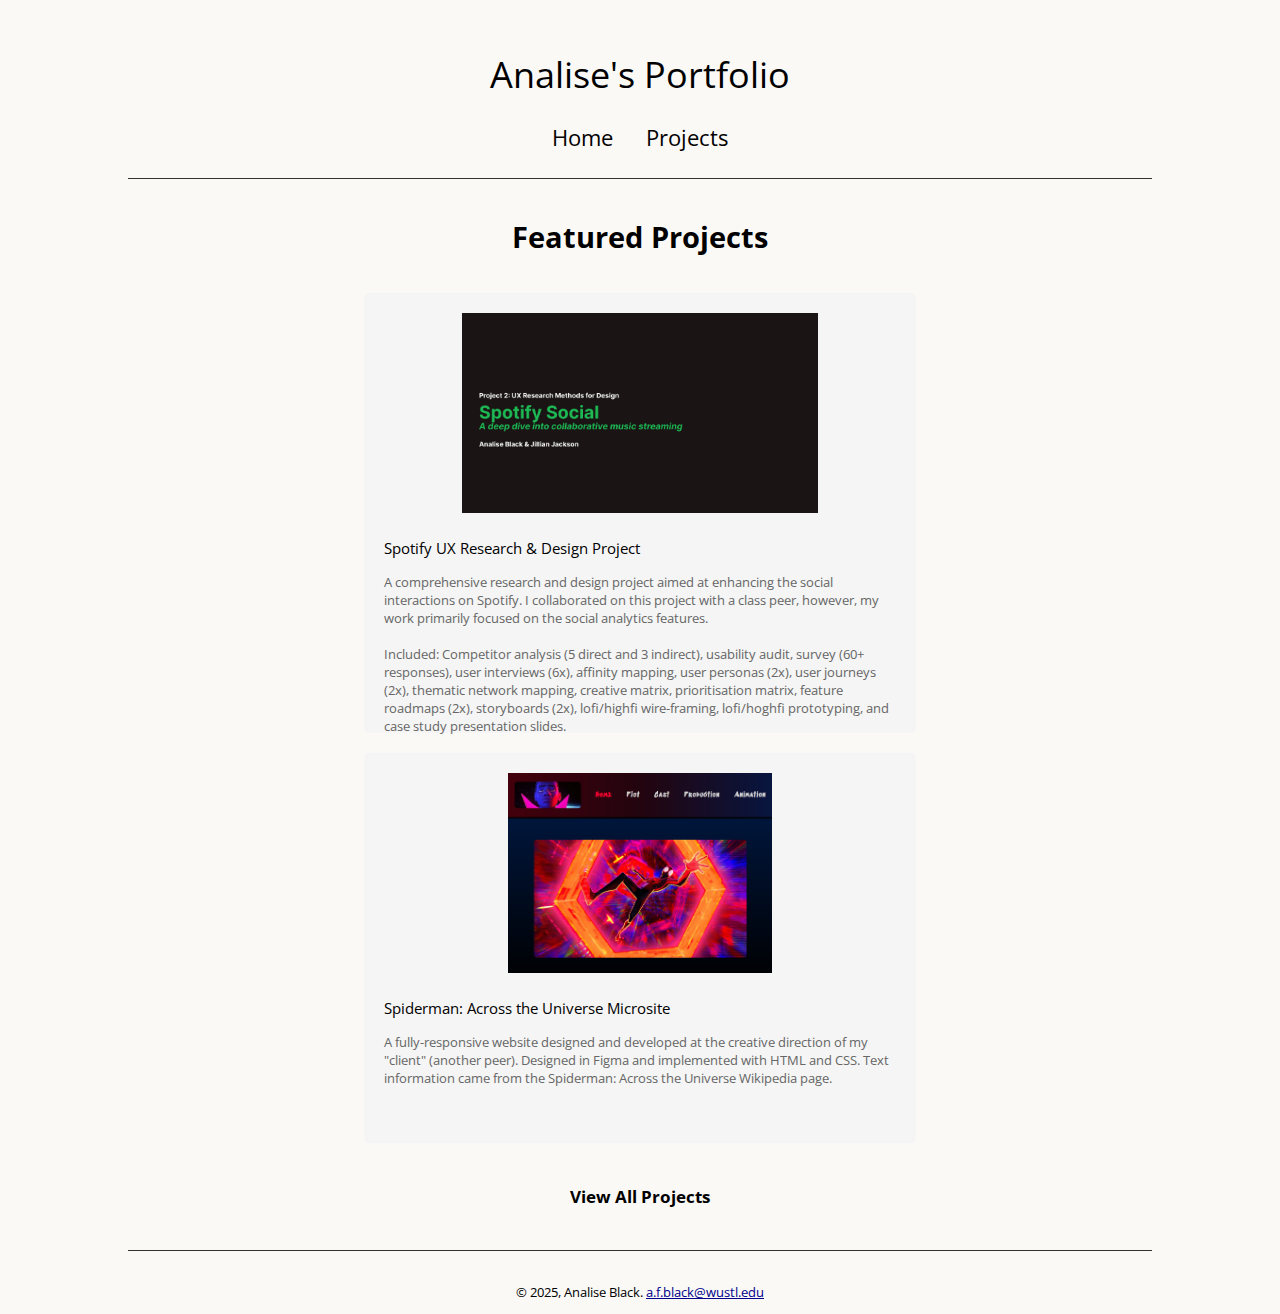
<file: index.html>
<!DOCTYPE html>
<html lang="en">

<head>
    <meta charset="UTF-8">
    <title>Portfolio</title>
    <link rel="preconnect" href="https://fonts.googleapis.com">
    <link rel="preconnect" href="https://fonts.gstatic.com" crossorigin>
    <link
        href="https://fonts.googleapis.com/css2?family=Allura&family=Archivo+Narrow:ital,wght@0,400..700;1,400..700&family=Croissant+One&family=Eagle+Lake&family=Lobster&family=Marcellus&family=Montserrat:ital,wght@0,100..900;1,100..900&family=Open+Sans:ital,wght@0,300..800;1,300..800&family=Pacifico&family=Poppins:ital,wght@0,100;0,200;0,300;0,400;0,500;0,600;0,700;0,800;0,900;1,100;1,200;1,300;1,400;1,500;1,600;1,700;1,800;1,900&family=Sedgwick+Ave+Display&display=swap"
        rel="stylesheet">
    <link rel="stylesheet" href="styles.css">
    <meta name="viewport" content="width=device-width, initial-scale=1.0">
</head>

<body>
    <header>
        <a href="index.html">
            <h1>Analise's Portfolio</h1>
        </a>
        <nav>
            <ul>
                <li><a href="index.html">Home</a></li>
                <li><a href="projects.html">Projects</a></li>
            </ul>
        </nav>
    </header>
    <main>
        <h2 id="featuredProjects">Featured Projects</h2>
        <section id="flexDisplay">
            <a href="spotify.html" class="content">
                <div id="recipePage" class="generalPage">
                    <div id="recipeImage" class="image"></div>
                    <h3>Spotify UX Research &amp; Design Project</h3>
                    <p>A comprehensive research and design project aimed at enhancing the social interactions on
                        Spotify. I collaborated on this project with a class peer, however, my work primarily focused on the social
                        analytics features.  <br><br>Included: Competitor analysis (5 direct and 3 indirect), usability audit,
                        survey (60+ responses), user
                        interviews (6x), affinity mapping, user personas (2x), user journeys (2x), thematic network
                        mapping, creative matrix, prioritisation matrix, feature roadmaps (2x), storyboards (2x),
                        lofi/highfi wire-framing, lofi/hoghfi prototyping, and case study presentation slides. 
                    </p>
                </div>
            </a>
            <a href="https://analise-b.github.io/microSite/index.html" target="_blank" class="content" id="contentSpider">
                <div id="micrositeDevelopper" class="generalPage">
                    <div id="micrositeDevelopperImage" class="image"></div>
                    <h3>Spiderman: Across the Universe Microsite</h3>
                    <p>A fully-responsive website designed and developed at the creative direction of my "client" (another peer).
                        Designed in Figma and implemented with HTML and CSS. Text
                        information came from the Spiderman: Across the Universe Wikipedia page.
                    </p>
                </div>
            </a>
        </section>
        <a href="projects.html" class="viewMore">
            <h2>View All Projects</h2>
        </a>
    </main>
    <footer>
        <p>&copy; 2025, Analise Black. <a href="mailto: a.f.black@wustl.edu" id="email">a.f.black@wustl.edu</a></p>
    </footer>
</body>

</html>
</file>
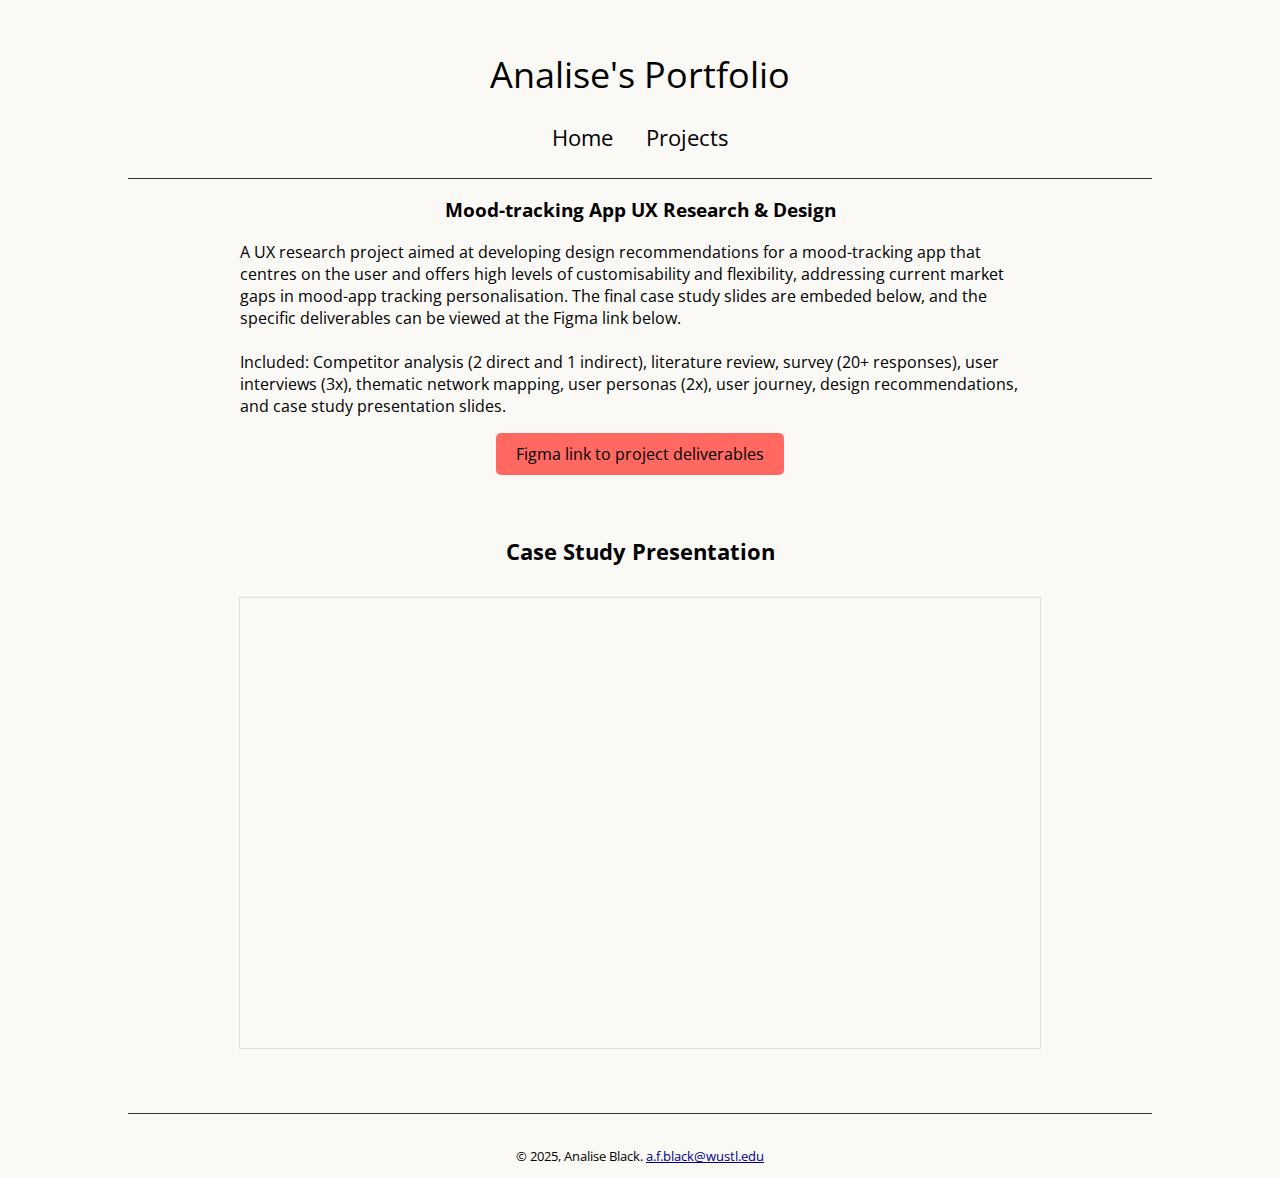
<file: moodApp.html>
<!DOCTYPE html>
<html lang="en">

<head>
    <meta charset="UTF-8">
    <title>Portfolio</title>
    <link rel="preconnect" href="https://fonts.googleapis.com">
    <link rel="preconnect" href="https://fonts.gstatic.com" crossorigin>
    <link
        href="https://fonts.googleapis.com/css2?family=Allura&family=Archivo+Narrow:ital,wght@0,400..700;1,400..700&family=Croissant+One&family=Eagle+Lake&family=Lobster&family=Marcellus&family=Montserrat:ital,wght@0,100..900;1,100..900&family=Open+Sans:ital,wght@0,300..800;1,300..800&family=Pacifico&family=Poppins:ital,wght@0,100;0,200;0,300;0,400;0,500;0,600;0,700;0,800;0,900;1,100;1,200;1,300;1,400;1,500;1,600;1,700;1,800;1,900&family=Sedgwick+Ave+Display&display=swap"
        rel="stylesheet">
    <link rel="stylesheet" href="styles.css">
    <meta name="viewport" content="width=device-width, initial-scale=1.0">
</head>

<body>
    <header>
        <a href="index.html">
            <h1>Analise's Portfolio</h1>
        </a>
        <nav>
            <ul>
                <li><a href="index.html">Home</a></li>
                <li><a href="projects.html">Projects</a></li>
            </ul>
        </nav>
    </header>

    <section class="intro">
        <h3>Mood-tracking App UX Research &amp; Design</h3>
        <p>
            A UX research project aimed at developing design recommendations for a mood-tracking app that centres on the
            user and offers
            high levels of customisability and flexibility, addressing current market gaps in
            mood-app tracking personalisation. The final case study slides are embeded below, and the specific
            deliverables can be
            viewed at the Figma link below.<br><br>Included: Competitor analysis (2 direct and 1 indirect),
            literature review,
            survey (20+ responses), user interviews (3x), thematic network mapping, user personas (2x), user
            journey, design recommendations, and case study presentation slides.
        </p>
        <a href="https://www.figma.com/design/7XiGy2NPKs580gXnvaXlIl/Mood-tracking-App-UX-Research-and-Design-Project?node-id=60-85&t=wKQEjxoGy4vkMoY7-1"
            target="_blank" class="figma-linkMood">Figma link to project deliverables</a>
    </section>
    <section class="case-study">
        <h2>Case Study Presentation</h2>
        <div class="figma-container">
            <iframe style="border: 1px solid rgba(0, 0, 0, 0.1);" width="800" height="450"
                src="https://embed.figma.com/slides/t1soZ9mrqiRJfw8Le198e1/project1.322j?node-id=2-39&embed-host=share"
                allowfullscreen></iframe>
        </div>
    </section>
    <footer>
        <p>&copy; 2025, Analise Black. <a href="mailto: a.f.black@wustl.edu" id="email">a.f.black@wustl.edu</a></p>
    </footer>
</body>

</html>
</file>
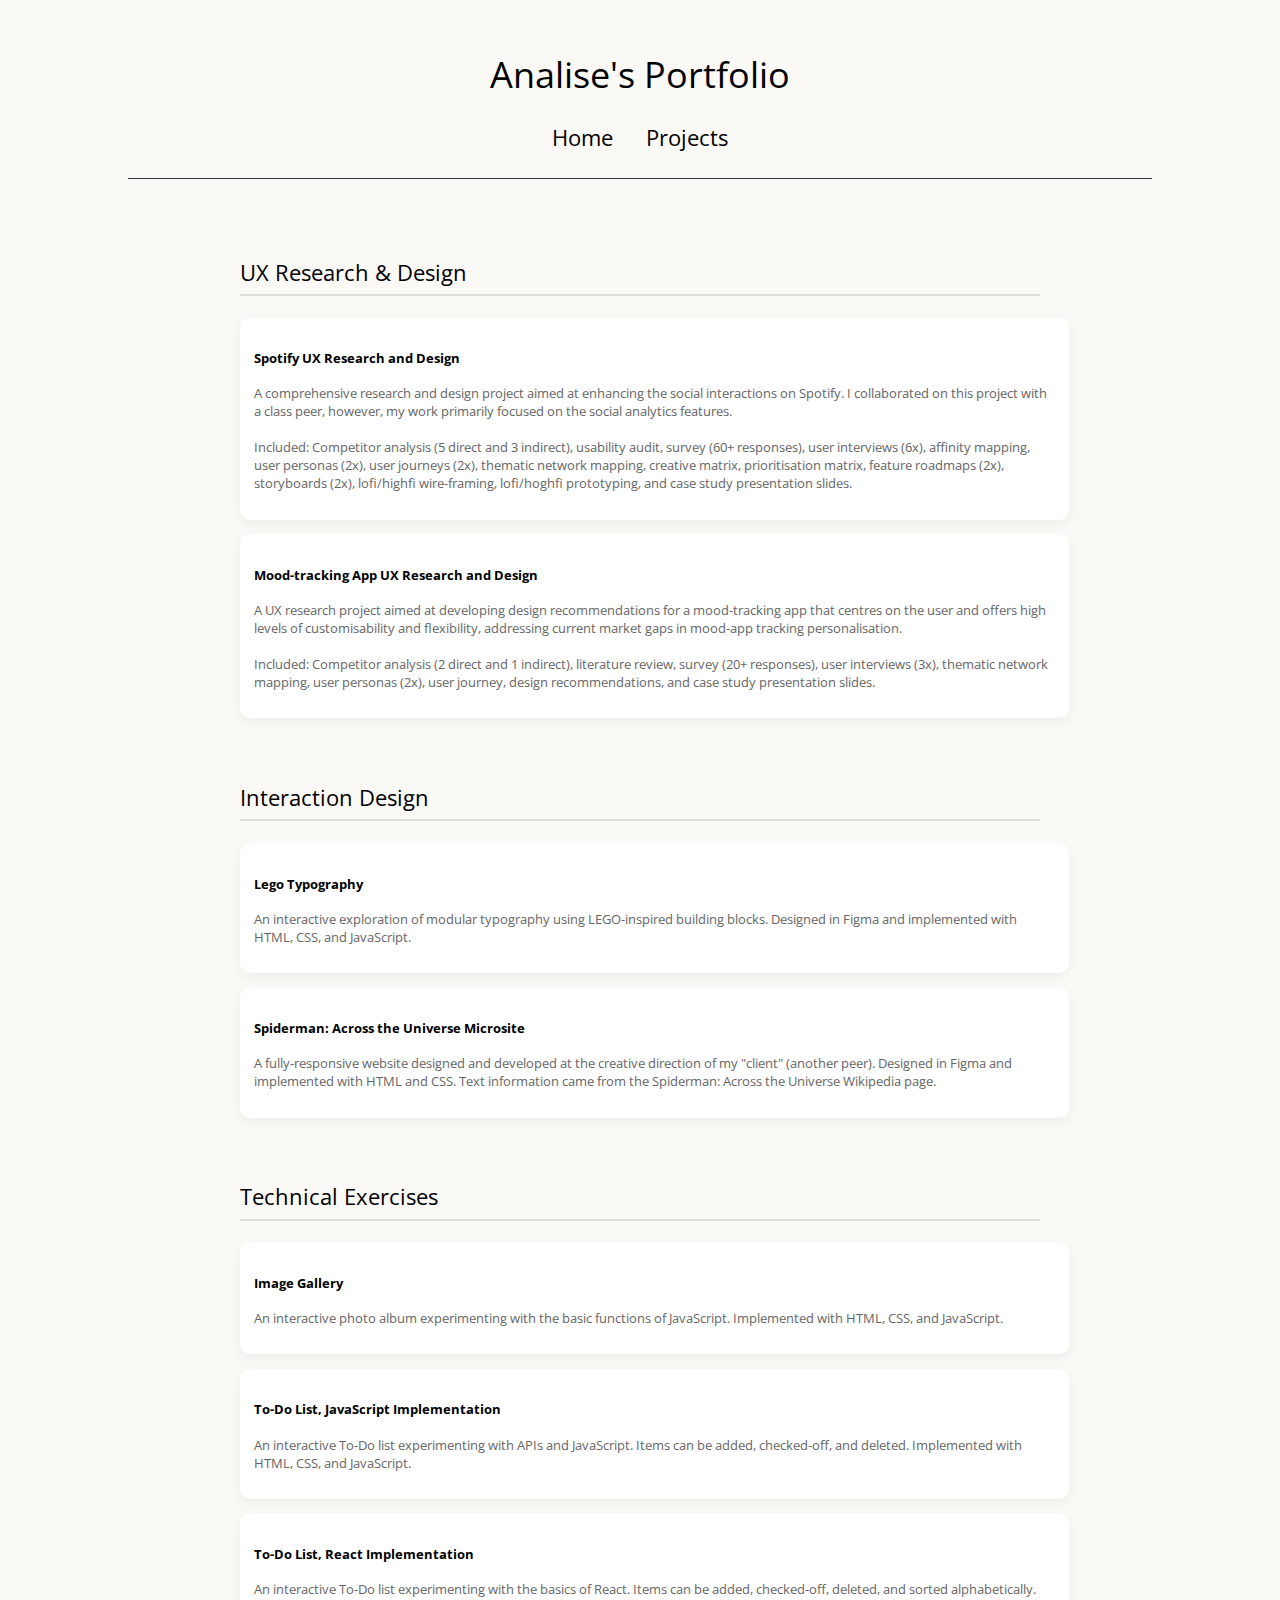
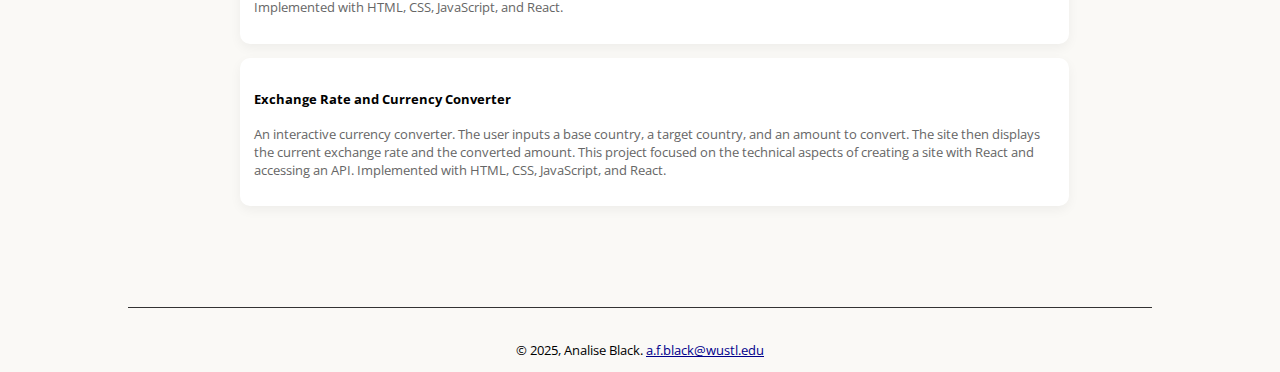
<file: projects.html>
<!DOCTYPE html>
<html lang="en">

<head>
    <meta charset="UTF-8">
    <title>Portfolio</title>
    <link rel="preconnect" href="https://fonts.googleapis.com">
    <link rel="preconnect" href="https://fonts.gstatic.com" crossorigin>
    <link
        href="https://fonts.googleapis.com/css2?family=Allura&family=Archivo+Narrow:ital,wght@0,400..700;1,400..700&family=Croissant+One&family=Eagle+Lake&family=Lobster&family=Marcellus&family=Montserrat:ital,wght@0,100..900;1,100..900&family=Open+Sans:ital,wght@0,300..800;1,300..800&family=Pacifico&family=Poppins:ital,wght@0,100;0,200;0,300;0,400;0,500;0,600;0,700;0,800;0,900;1,100;1,200;1,300;1,400;1,500;1,600;1,700;1,800;1,900&family=Sedgwick+Ave+Display&display=swap"
        rel="stylesheet">
    <link rel="stylesheet" href="styles.css">
    <meta name="viewport" content="width=device-width, initial-scale=1.0">
</head>

<body>
    <header>
        <a href="index.html">
            <h1>Analise's Portfolio</h1>
        </a>
        <nav>
            <ul>
                <li><a href="index.html">Home</a></li>
                <li><a href="projects.html">Projects</a></li>
            </ul>
        </nav>
    </header>

    <main class="projects">

        <!-- UX Research & Design -->

        <section class="project-category">
            <h3>UX Research &amp; Design</h3>

            <a href="spotify.html">
                <div class="project-item">
                    <h4>Spotify UX Research and Design</h4>
                    <p>A comprehensive research and design project aimed at enhancing the social interactions on
                        Spotify. I collaborated on this project with a class peer, however, my work primarily focused on
                        the social
                        analytics features. <br><br>Included: Competitor analysis (5 direct and 3 indirect), usability
                        audit,
                        survey (60+ responses), user
                        interviews (6x), affinity mapping, user personas (2x), user journeys (2x), thematic network
                        mapping, creative matrix, prioritisation matrix, feature roadmaps (2x), storyboards (2x),
                        lofi/highfi wire-framing, lofi/hoghfi prototyping, and case study presentation slides. </p>
                </div>
            </a>

            <a href="moodApp.html">
                <div class="project-item">
                    <h4>Mood-tracking App UX Research and Design</h4>
                    <p>A UX research project aimed at developing design recommendations for a mood-tracking app that
                        centres on the user and offers
                        high levels of customisability and flexibility, addressing current market gaps in
                        mood-app tracking personalisation. <br><br>Included: Competitor analysis (2 direct and 1
                        indirect), literature review,
                        survey (20+ responses), user interviews (3x), thematic network mapping, user personas (2x), user
                        journey, design recommendations, and case study presentation slides. </p>
                </div>
            </a>
        </section>
        <!-- Interaction Design -->
        <section class="project-category">
            <h3>Interaction Design</h3>

            <a href="https://analise-b.github.io/lego-type/" target="_blank">
                <div class="project-item">
                    <h4>Lego Typography</h4>
                    <p>An interactive exploration of modular typography using LEGO-inspired building blocks. Designed
                        in Figma and implemented with HTML, CSS, and JavaScript.</p>
                </div>
            </a>

            <a href="https://analise-b.github.io/microSite/index.html" target="_blank">
                <div class="project-item">
                    <h4>Spiderman: Across the
                        Universe Microsite</h4>
                    <p>A fully-responsive website designed and developed at the creative direction of my "client"
                        (another peer).
                        Designed in Figma and implemented with HTML and CSS. Text
                        information came from the Spiderman: Across the Universe Wikipedia page.</p>
                </div>
            </a>
        </section>

        <section class="project-category">
            <h3>Technical Exercises</h3>

            <a href="https://cse204-2024.github.io/07-image-gallery-analise-b/" target="_blank">
                <div class="project-item">
                    <h4>Image
                        Gallery</h4>
                    <p>An interactive photo album experimenting with the basic functions of JavaScript. Implemented with
                        HTML, CSS, and JavaScript.</p>
                </div>
            </a>

            <a href="https://cse204-2024.github.io/08-todo-javascript-group-analise-black/" target="_blank">
                <div class="project-item">
                    <h4>To-Do List, JavaScript Implementation</h4>
                    <p>An interactive To-Do list experimenting with APIs and JavaScript. Items can be added,
                        checked-off,
                        and deleted. Implemented with HTML, CSS, and JavaScript.</p>
                </div>
            </a>

            <a href="https://cse204-2024.github.io/09-todo-react-group-analise/" target="_blank">
                <div class="project-item">
                    <h4>To-Do List,
                        React Implementation</h4>
                    <p>An interactive To-Do list experimenting with the basics of React. Items can be added,
                        checked-off,
                        deleted, and sorted alphabetically. Implemented with HTML, CSS, JavaScript, and React.</p>
                </div>
            </a>

            <a href="https://cse204-2024.github.io/10-final-project-analise-b/" target="_blank">
                <div class="project-item">
                    <h4>Exchange Rate and Currency Converter</h4>
                    <p>An interactive currency converter. The user inputs a base country, a target country, and an
                        amount to convert. The site then displays the current exchange rate and the converted
                        amount. This project focused on the technical aspects of creating a
                        site with React and accessing an API. Implemented with HTML, CSS, JavaScript, and React.</p>
                </div>
            </a>
        </section>
    </main>

    <footer>
        <p>&copy; 2025, Analise Black. <a href="mailto: a.f.black@wustl.edu" id="email">a.f.black@wustl.edu</a></p>
    </footer>
</body>

</html>
</file>
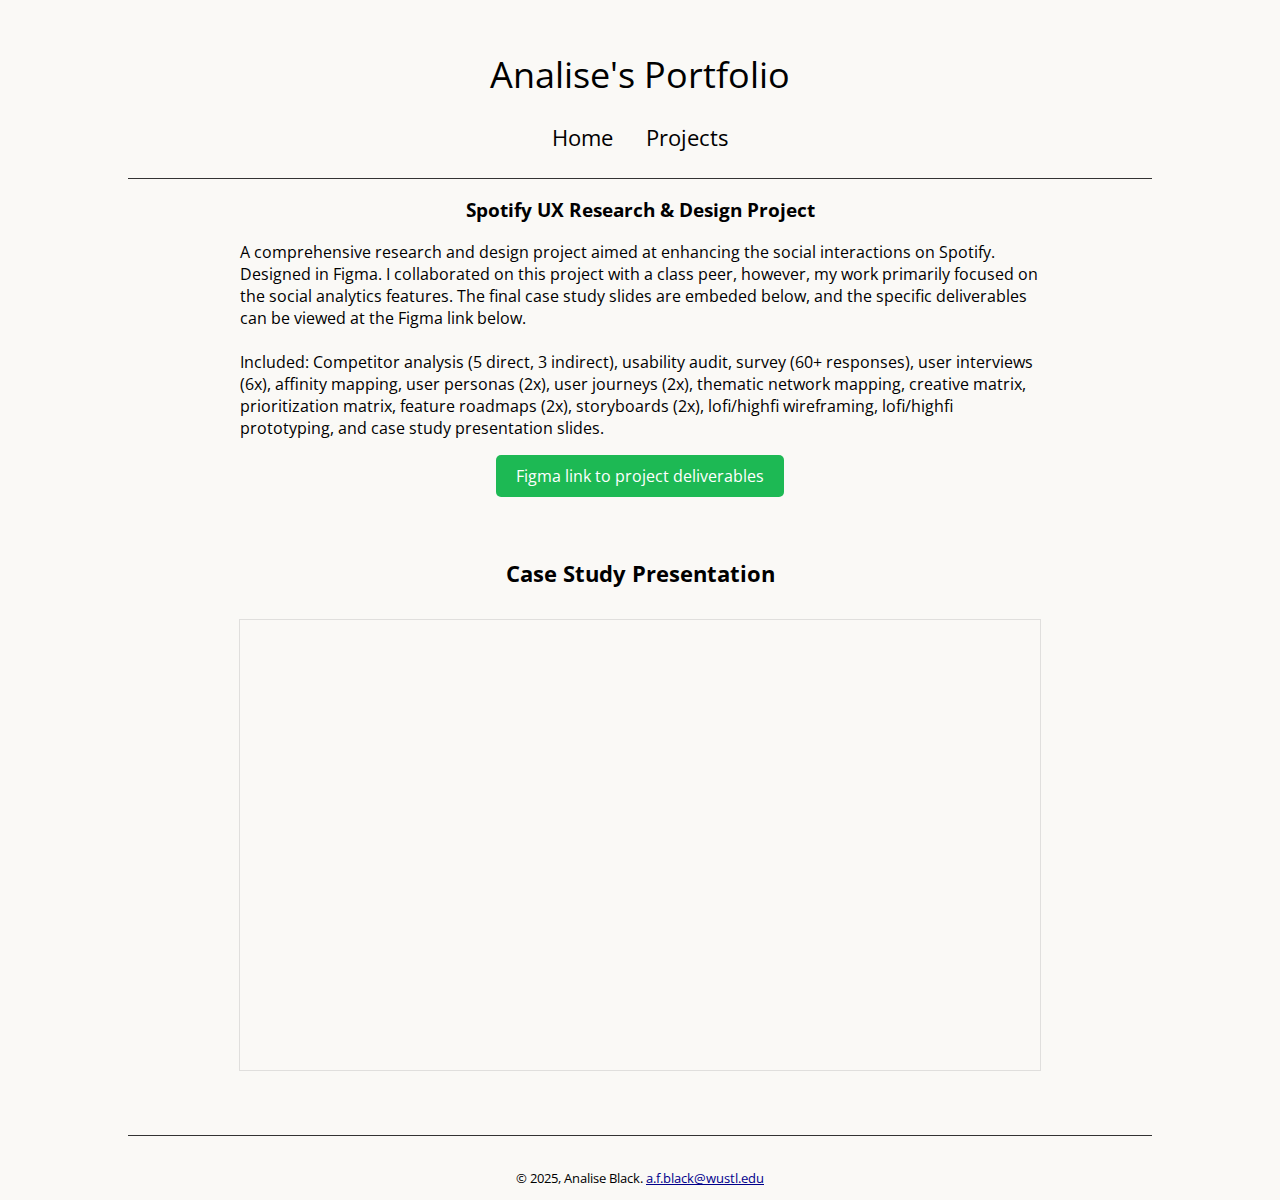
<file: spotify.html>
<!DOCTYPE html>
<html lang="en">

<head>
    <meta charset="UTF-8">
    <title>Portfolio</title>
    <link rel="preconnect" href="https://fonts.googleapis.com">
    <link rel="preconnect" href="https://fonts.gstatic.com" crossorigin>
    <link
        href="https://fonts.googleapis.com/css2?family=Allura&family=Archivo+Narrow:ital,wght@0,400..700;1,400..700&family=Croissant+One&family=Eagle+Lake&family=Lobster&family=Marcellus&family=Montserrat:ital,wght@0,100..900;1,100..900&family=Open+Sans:ital,wght@0,300..800;1,300..800&family=Pacifico&family=Poppins:ital,wght@0,100;0,200;0,300;0,400;0,500;0,600;0,700;0,800;0,900;1,100;1,200;1,300;1,400;1,500;1,600;1,700;1,800;1,900&family=Sedgwick+Ave+Display&display=swap"
        rel="stylesheet">
    <link rel="stylesheet" href="styles.css">
    <meta name="viewport" content="width=device-width, initial-scale=1.0">
</head>

<body>
    <header>
        <a href="index.html">
            <h1>Analise's Portfolio</h1>
        </a>
        <nav>
            <ul>
                <li><a href="index.html">Home</a></li>
                <li><a href="projects.html">Projects</a></li>
            </ul>
        </nav>
    </header>

    <section class="intro">
        <h3>Spotify UX Research &amp; Design Project</h3>
        <p>
            A comprehensive research and design project aimed at enhancing the social interactions on Spotify.
            Designed in Figma. I collaborated on this project with a class peer, however, my work primarily focused on the social
            analytics features. The final case study slides are embeded below, and the specific deliverables can be
            viewed at the Figma link below.<br><br>
            Included: Competitor analysis (5 direct, 3 indirect), usability audit, survey (60+ responses),
            user interviews (6x), affinity mapping, user personas (2x), user journeys (2x),
            thematic network mapping, creative matrix, prioritization matrix, feature roadmaps (2x),
            storyboards (2x), lofi/highfi wireframing, lofi/highfi prototyping, and case study presentation slides.
        </p>
        <a href="https://www.figma.com/design/WQuBNiT1FZPqn1oYfQuKU5/Spotify-UX-Research-and-Design-Project?node-id=5689-908&t=7IvfEUGIJdb2tkGD-1"
            target="_blank" class="figma-link">Figma link to project deliverables</a>
    </section>

    <section class="case-study">
        <h2>Case Study Presentation</h2>
        <div class="figma-container">
            <iframe style="border: 1px solid rgba(0, 0, 0, 0.1);" width="800" height="450"
                src="https://embed.figma.com/proto/WQuBNiT1FZPqn1oYfQuKU5/Spotify-UX-Research-and-Design-Project?page-id=6571%3A7147&node-id=6571-7340&viewport=1158%2C243%2C0.09&scaling=contain&content-scaling=fixed&embed-host=share"
                allowfullscreen></iframe>
        </div>
    </section>
    <footer>
        <p>&copy; 2025, Analise Black. <a href="mailto: a.f.black@wustl.edu" id="email">a.f.black@wustl.edu</a></p>
    </footer>
</body>

</html>
</file>
<file: styles.css>
html,
body {
    font-family: "Open Sans", sans-serif;
    background-color: #FAF9F6;
    height: 100%;
    margin: 0;
    display: flex;
    flex-direction: column;
    font-size: .9rem;
}

nav ul {
    list-style: none;
    padding: 0;
}

nav ul li {
    display: inline;
    margin: 0 15px;
}

nav ul li a {
    color: black;
    text-decoration: none;
}

a {
    text-decoration: none;
    color: black;
}

a:hover {
    color: cornflowerblue;
}

body {
    min-height: 100vh;
    display: flex;
    flex-direction: column;
}

header {
    padding-top: 2%;
    padding-bottom: 1%;
    text-align: center;
    border-bottom: 1px solid #333;
    width: 80%;
    margin: 0 auto;
}

h1 {
    font-size: 2.5rem;
}

h1,
h3,
li {
    font-weight: normal;
}

h2 {
    margin-top: 3%;
    padding-bottom: 1%;
}

li,
h2 {
    font-size: 1.5rem;
}

.viewMore {
    margin-top: 3%;
    margin-bottom:2%;
}

.viewMore h2 {
    font-size: 1.2rem;
}

main {
    display: flex;
    flex-direction: column;
    align-items: center;
    margin: 0;
    width: 100%;
}

#flexDisplay {
    display: flex;
    flex-direction: column;
    flex-wrap: wrap;
    justify-content: space-between;
    justify-content: center;
    align-items: center;
    gap: 20px;
    margin: 0 auto;
    width: 100%
}

.generalPage p{
        color: #666;
}

.content {
    width: 40%;
    margin: 0 3%;
    background-color: #F5F5F5;
    padding: 20px;
    border-radius: 5px;
    height: 400px;
}

#contentSpider {
    height: 350px;
}

#featuredProjects {
    font-size: 2rem;
}

.content:hover {
    filter: drop-shadow(0px 0px 5px #333);
}

.content h3 {
    margin-top: 5%;
}

.image {
    width: 100%;
    height: 200px;
    background-size: contain;
    background-repeat: no-repeat;
    background-position: center;
    margin: auto;
    border-radius: 5px;
}

#recipeImage {
    background-image: url("images/title.jpg");
}

#micrositeDevelopperImage {
    background-image: url("images/spidermanImage.png");
}

#micrositeDirectionImage {
    background-image: url("img/solarImage.png");
}

#email {
    text-decoration: underline;
    color: darkblue;
}

footer {
    text-align: center;
    padding-top: 20px;
    margin: auto;
    border-top: 1px solid #333;
    width: 80%;
    margin: 0 auto;
}

@media screen and (max-width: 1000px) {
    .content {
        width: 30%;
    }
}

@media screen and (max-width: 615px) {
    #flexDisplay {
        flex-direction: column;
        margin-top: 5%;
    }

    .content {
        width: 80%;
        margin-top: 5%;
        height: 300px;
    }

    p {
        font-size: .7rem;
    }

}


/* projects page */

.projects {
    max-width: 800px;
    margin: 2rem auto;
    padding: 2rem;
}

.project-category {
    margin-bottom: 2rem;
}

.project-category h3 {
    font-size: 1.5rem;
    border-bottom: 2px solid #ddd;
    padding-bottom: 0.5rem;
}

.project-item {
    background: white;
    padding: 1rem;
    margin: 1rem 0;
    border-radius: 10px;
    box-shadow: 0 4px 12px rgba(0, 0, 0, 0.05);
    width: 100%;
}

.project-item h4 a {
    font-size: 1.2rem;
    font-weight: bold;
}

.project-item p {
    color: #666;
}

.project-item:hover{
    filter: drop-shadow(0px 0px 5px #333);
}

.intro {
    max-width: 800px;
    margin: 0 auto;
    font-size: 16px;
    text-align: center;
}

.intro p {
    text-align: left;
}

.intro h3 {
    text-align: center;
    font-weight: bold;
}

.figma-link,
.figma-linkMood {
    display: inline-block;
    margin-bottom: 3%;
    padding: 10px 20px;
    background-color: #1DB954; /* Spotify green */
    color: white;
    text-decoration: none;
    border-radius: 5px;
    text-align: center;
}

.figma-link:hover {
    background-color: #1AA34A; /* Slightly darker green */
    color: black;
}

.figma-linkMood {
    background-color: #FF6962;
    color: black;
}

.figma-linkMood:hover {
    background-color: #FFB346;
    color: white;
}

.case-study h2 {
    text-align: center;
}

.figma-container {
    display: flex;
    justify-content: center;
    margin-top: 1%;
    margin-bottom: 5%;
}
</file>
